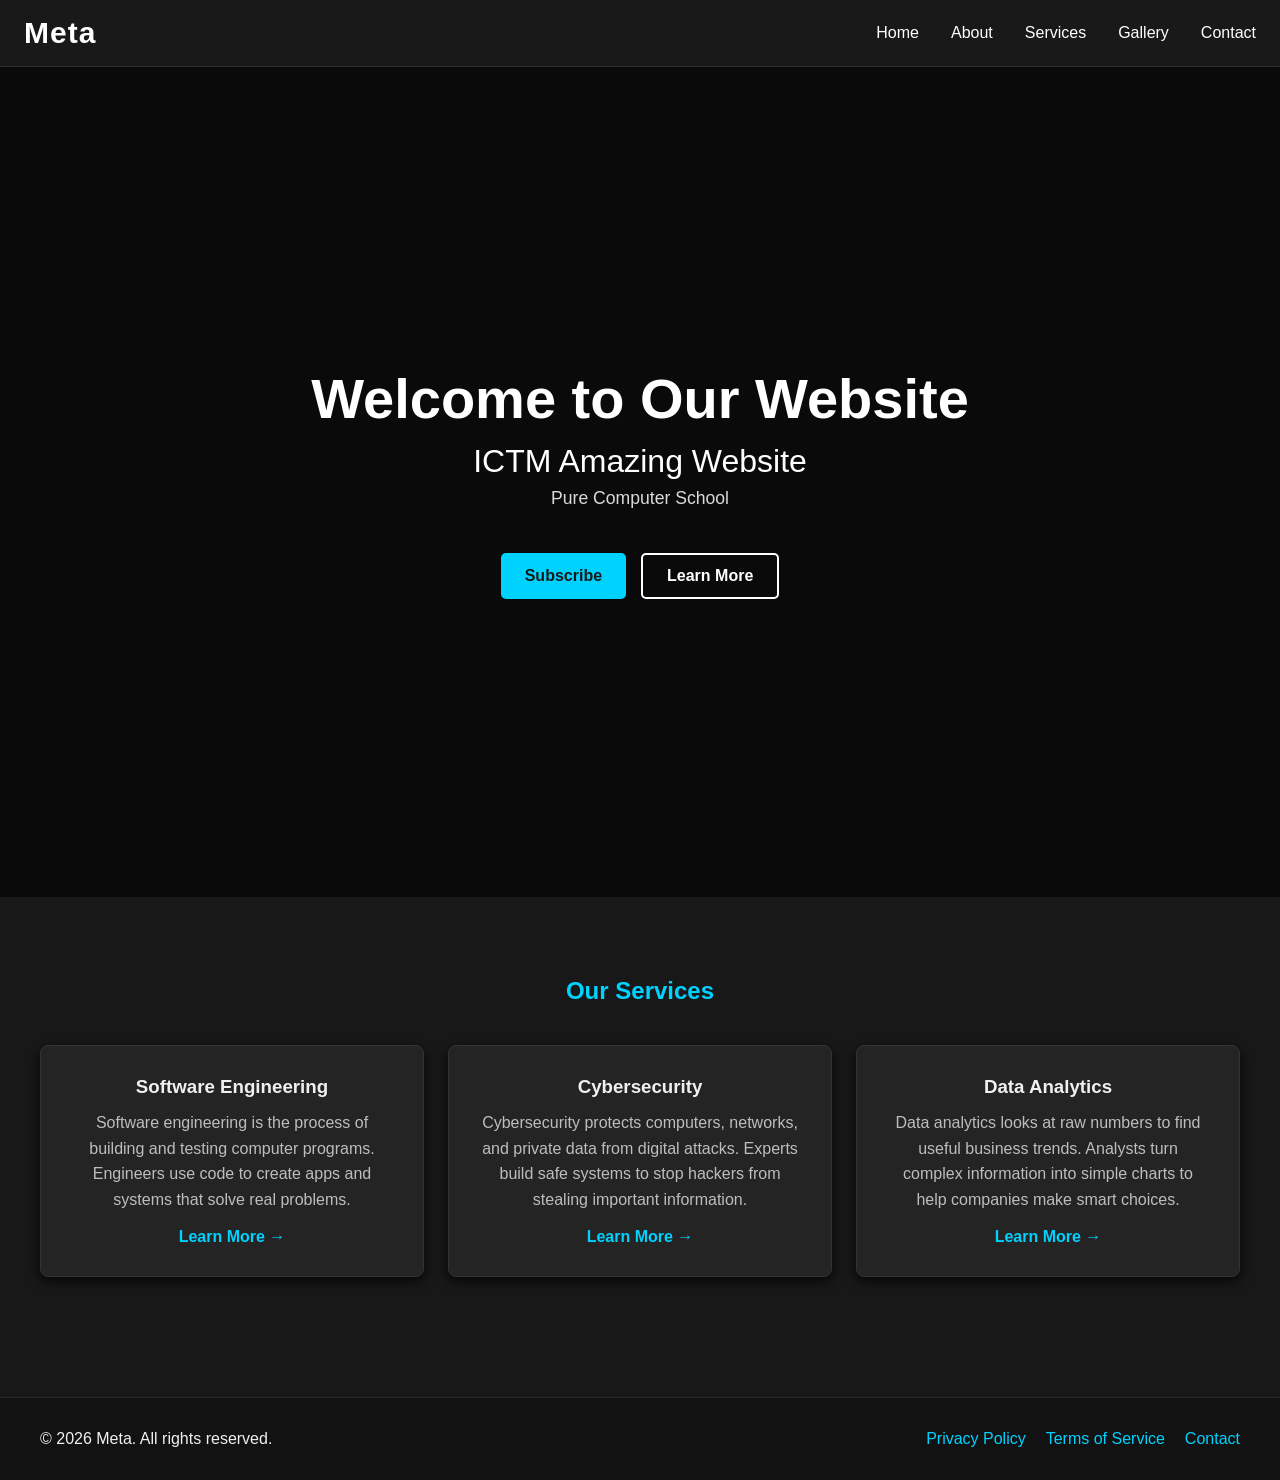
<file: Phase-1-HTML-CSS/landing-page-mock-up/index.html>
<!DOCTYPE html>
<html lang="en">
<head>
    <meta charset="UTF-8">
    <meta name="viewport" content="width=device-width, initial-scale=1.0">
    <title>Meta</title>
    <link rel="stylesheet" href="style.css">
</head>
<body>
    <header>
        <nav class="navbar">
            <div class="logo">Meta</div>
            <ul class="nav-links">
                <li><a href="#">Home</a></li>
                <li><a href="#">About</a></li>
                <li><a href="#">Services</a></li>
                <li><a href="#">Gallery</a></li>
                <li><a href="#">Contact</a></li>
            </ul>
        </nav>
    </header>

    <section class="hero">
        <div class="hero-content">
            <h1>Welcome to Our Website</h1>
            <h2>ICTM Amazing Website</h2>
            <p>Pure Computer School</p>
            <div class="button-group">
                <button class="btn btn-primary">Subscribe</button>
                <a href="#" class="btn btn-secondary">Learn More</a>
            </div>
        </div>
    </section>

    <section class="services-section">
        <h2>Our Services</h2>
        <div class="card-container">
            <div class="card">
                <h3>Software Engineering</h3>
                <p>Software engineering is the process of building and testing computer programs. Engineers use code to create apps and systems that solve real problems.</p>
                <a href="#" class="card-link">Learn More &rarr;</a>
            </div>
            <div class="card">
                <h3>Cybersecurity</h3>
                <p>Cybersecurity protects computers, networks, and private data from digital attacks. Experts build safe systems to stop hackers from stealing important information.</p>
                <a href="#" class="card-link">Learn More &rarr;</a>
            </div>
            <div class="card">
                <h3>Data Analytics</h3>
                <p>Data analytics looks at raw numbers to find useful business trends. Analysts turn complex information into simple charts to help companies make smart choices.</p>
                <a href="#" class="card-link">Learn More &rarr;</a>
            </div>
        </div>
    </section>

    <footer class="footer">
        <div class="footer-content">
            <p>&copy; 2026 Meta. All rights reserved.</p>
            <ul class="footer-links">
                <li><a href="#">Privacy Policy</a></li>
                <li><a href="#">Terms of Service</a></li>
                <li><a href="#">Contact</a></li>
            </ul>
        </div>
    </footer>
</body>
</html>
</file>
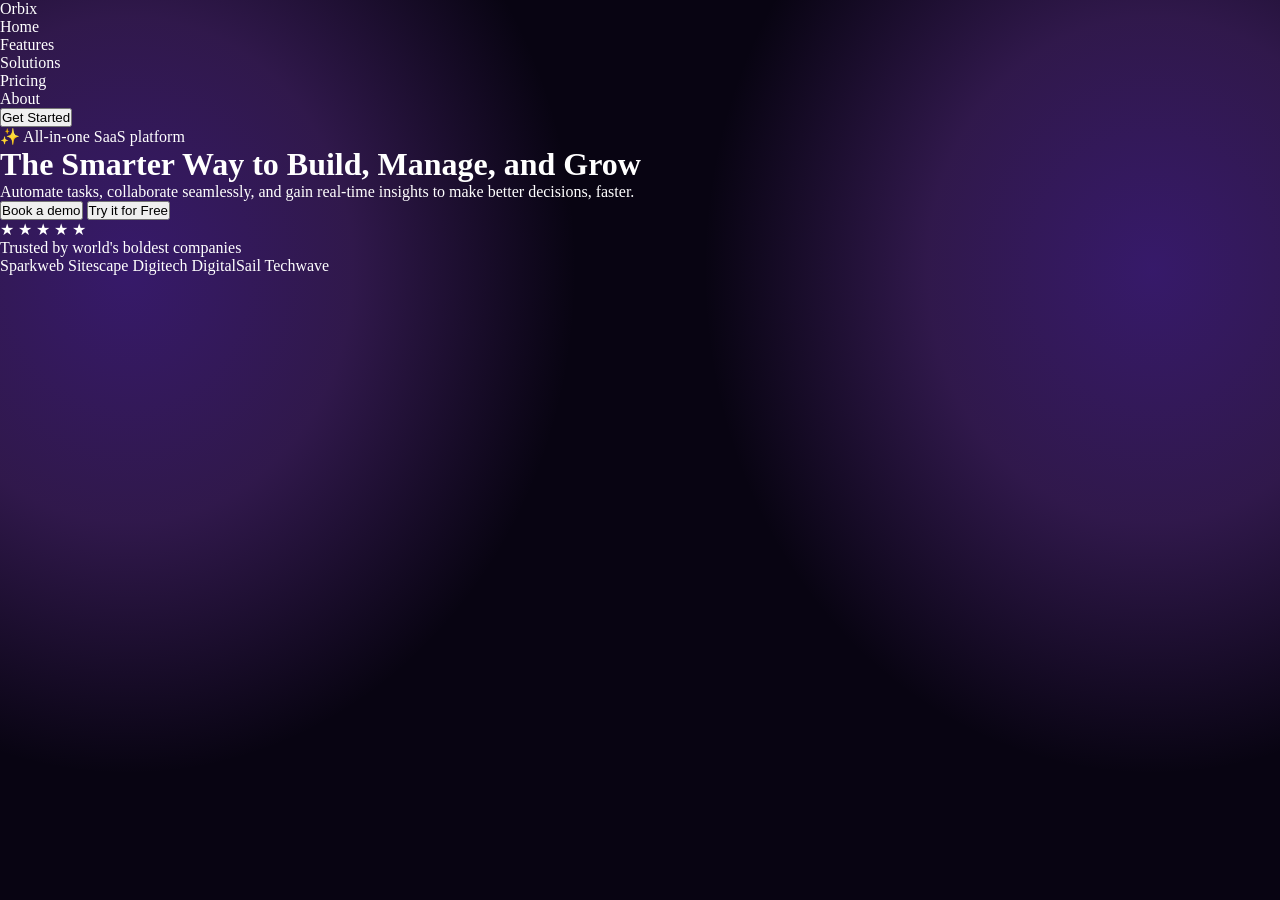
<file: Phase-1-HTML-CSS/Nav-Bar/index.html>
<!doctype html>
<html lang="en">
  <head>
    <meta charset="UTF-8" />
    <meta name="viewport" content="width=device-width, initial-scale=1.0" />
    <link rel="stylesheet" href="style.css" />
    <title>Orbix</title>
  </head>
  <body>
    <header class="hero-section">
      <nav class="navbar">
        <div class="logo">Orbix</div>
        <ul class="nav-links">
          <li><a href="#">Home</a></li>
          <li><a href="#">Features</a></li>
          <li><a href="#">Solutions</a></li>
          <li><a href="#">Pricing</a></li>
          <li><a href="#">About</a></li>
        </ul>
        <button class="btn-primary">Get Started</button>
      </nav>

      <div class="hero-container">
        <div class="badge">✨ All-in-one SaaS platform</div>
        <h1>The Smarter Way to Build, Manage, and Grow</h1>
        <p>
          Automate tasks, collaborate seamlessly, and gain real-time insights to
          make better decisions, faster.
        </p>

        <div class="cta-group">
          <button class="btn-primary">Book a demo</button>
          <button class="btn-secondary">Try it for Free</button>
        </div>

        <!-- Rating & Logos -->
        <div class="social-proof">
          <div class="rating-container">
            <div class="stars">★ ★ ★ ★ ★</div>
            <p class="rating-text">Trusted by world's boldest companies</p>
          </div>
          <!-- Company Logos Row -->
          <div class="logo-strip">
            <!-- Option A: Standard <span> text placeholders for now -->
            <span>Sparkweb</span>
            <span>Sitescape</span>
            <span>Digitech</span>
            <span>DigitalSail</span>
            <span>Techwave</span>

            <!-- Option B: <img> tags if you had SVG logos -->
          </div>
        </div>
      </div>
    </header>
    
  </body>
</html>
</file>
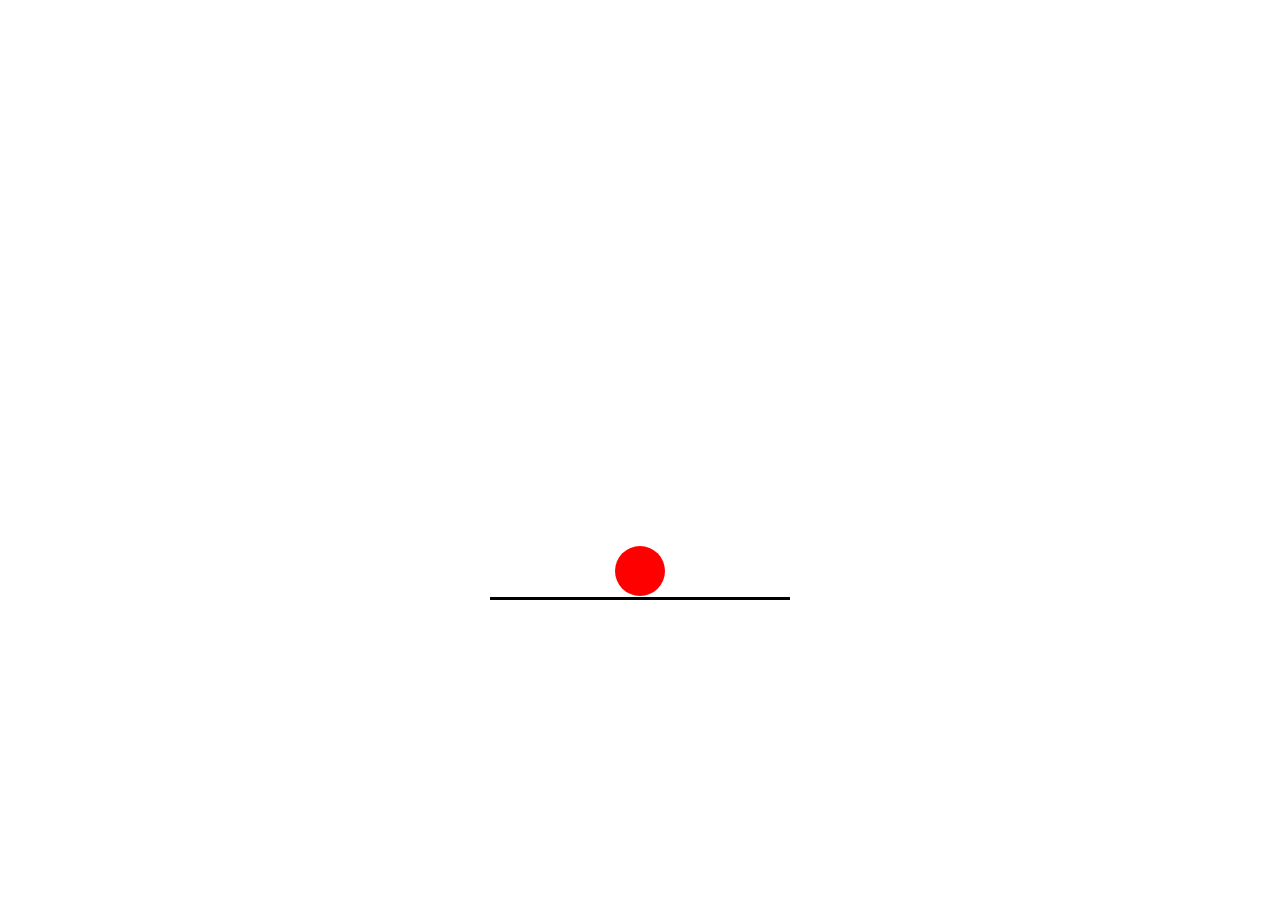
<file: Phase-1-HTML-CSS/Week_4_transitions_and_animations/bouncing-ball/index.html>
<!DOCTYPE html>
<html lang="en">
<head>
    <meta charset="UTF-8">
    <meta name="viewport" content="width=device-width, initial-scale=1.0">
    <link rel="stylesheet" href="./style.css">
    <title>Bouncing Ball Animation</title>
</head>
<body>
    <div class="stage">
        <div class="ball"></div>
    </div>
</body>
</html>
</file>
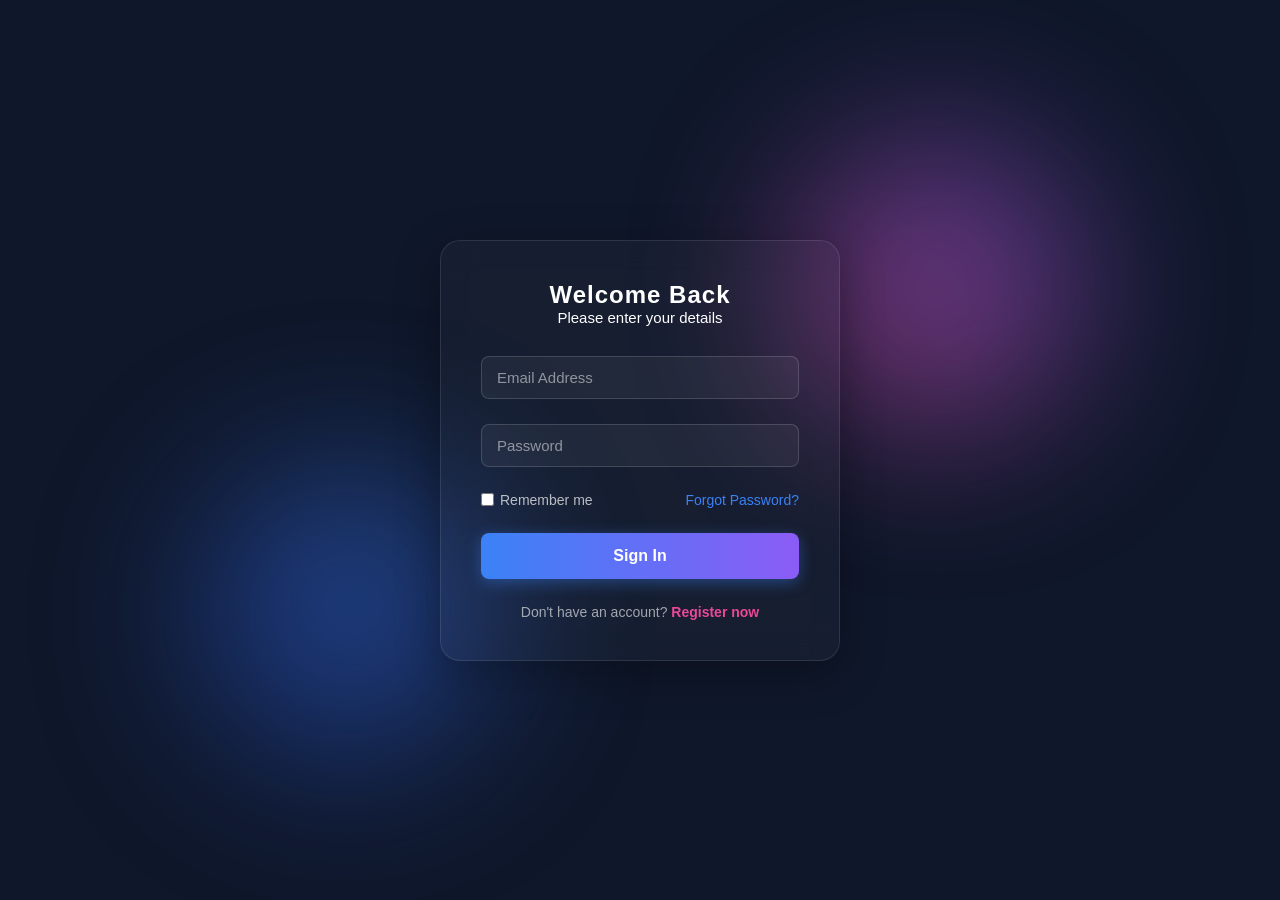
<file: Phase-1-HTML-CSS/Login-System/login.html>
<!doctype html>
<html lang="en">
  <head>
    <meta charset="UTF-8" />
    <meta name="viewport" content="width=device-width, initial-scale=1.0" />
    <title>Login - Welcome Back</title>
    <link rel="stylesheet" href="style.css">
  </head>
  <body>
    <div class="login-container">
      <div class="login-header">
        <h2>Welcome Back</h2>
        <p>Please enter your details</p>
      </div>
      <div class="input-group">
        <input type="email" id="email" required/>
        <label for="email">Email Address</label>
      </div>
      <div class="input-group">
        <input type="password" id="password" required/>
        <label for="password">Password</label>
      </div>
      <div class="forget-password">
        <label for="remember-me">
          <input type="checkbox" id="remember-me" />Remember me
        </label>
        <a href="#">Forgot Password?</a>
      </div>

      <button type="button" class="submit-btn">Sign In</button>
       
      <div class="register-link">
        <p>Don't have an account? <a href="#">Register now</a></p>
      </div>
    </div>
  </body>
</html>
</file>
<file: Phase-1-HTML-CSS/landing-page-mock-up/style.css>
* {
    margin: 0;
    padding: 0;
    box-sizing: border-box;
}

body {
    min-height: 100vh;
    background-color: #181818;
    font-family: 'Segoe UI', Tahoma, Geneva, Verdana, sans-serif;
}

header {
    position: sticky;
    top: 0;
    z-index: 1000;
}

.navbar {
    display: flex;
    justify-content: space-between;
    padding: 16px 24px;
    align-items: center;
    background: rgba(26, 26, 26, 0.75);
    backdrop-filter: blur(10px);
    -webkit-backdrop-filter: blur(10px); /* Safari support */
    border-bottom: 1px solid rgba(255, 255, 255, 0.1);
}

.logo {
    font-size: 30px;
    color: #fff;
    font-weight: bold;
    letter-spacing: 1px;
}

.nav-links {
    list-style: none;
    display: flex;
    gap: 32px;
}

.nav-links a {
    text-decoration: none;
    color: #fff;
    transition: color 0.3s ease;
}

.nav-links a:hover {
    color: #00d2ff;
}

.hero-content {
    height: calc(100vh - 70px);
    display: flex;
    flex-direction: column;
    align-items: center;
    justify-content: center;
    text-align: center;
    color: #fff;
    background: linear-gradient(rgba(0,0,0,0.6), rgba(0,0,0,0.6)), url('https://images.unsplash.com/photo-1517694712202-14dd9538aa97?q=80&w=1920&auto=format&fit=crop'); 
    /* url('https://picsum.photos/1200/800');  for different images on each refresh*/
    background-position: center;
    background-size: cover;
    background-repeat: no-repeat;
}

.hero-content h1 {
    font-size: 3.5rem;
    margin-bottom: 12px;
}

.hero-content h2 {
    font-size: 2rem;
    font-weight: 400;
    margin-bottom: 8px;
}

.hero-content p {
    font-size: 1.1rem;
    color: rgba(255, 255, 255, 0.85);
    margin-bottom: 24px;
}

.button-group {
    display: flex;
    gap: 15px;
    margin-top: 20px;
}

.btn {
    border: 0;
    padding: 12px 24px;
    border-radius: 5px;
    cursor: pointer;
    display: inline-block;
    text-decoration: none;
    font-size: 1rem;
    font-weight: 600;
    transition: all 0.3s ease;
}

.btn-secondary {
    background-color: transparent;
    color: #fff;
    border: 2px solid #fff;
}

.btn-primary {
    background-color: #00d2ff;
    color: #1a1a1a;
}

.btn-primary:hover {
    background-color: #00b8e6;
    transform: translateY(-2px);
}

.btn-secondary:hover {
    background-color: #fff;
    color: #1a1a1a;
    transform: translateY(-2px);
}

.services-section {
    background: #181818;
    padding: 80px 24px;
    margin-bottom: 40px;
    text-align: center;
}

.services-section h2 {
    margin-bottom: 40px;
    color: #00d2ff;
}

.card-container {
    display: grid;
    grid-template-columns: repeat(3, 1fr);
    gap: 24px;
    max-width: 1200px;
    margin: 0 auto;
}

.card {
    background: #242424;
    color: #666;
    padding: 30px;
    border-radius: 8px;
    box-shadow: 0 4px 12px rgba(0,0,0,0.8);
    transition: 
        transform 0.3s ease,
        box-shadow 0.3s ease;
    border: 1px solid #333;
}

.card:hover {
    transform: translateY(-5px);
    box-shadow: 0 8px 15px rgba(0,0,0,0.6);
    border-color: #00d2ff;
}

.card h3 {
    color: #f0f0f0;
    margin-bottom: 12px;
}

.card p {
    color: rgba(255, 255, 255, 0.7);
    line-height: 1.6;
}

.card-link {
    color: #00d2ff;
    text-decoration: none;
    font-weight: 600;
    display: inline-block;
    margin-top: 16px;
}

.footer {
    background-color: #121212;
    padding: 32px 24px;
    border-top: 1px solid #2a2a2a;
}

.footer-content {
    display: flex;
    align-items: center;
    justify-content: space-between;
    margin: 0 auto;
    max-width: 1200px;
    color: #f0f0f0;

}

.footer-links {
    display: flex;
    gap: 20px;
    list-style: none;
}

.footer-links a {
    text-decoration: none;
    color: #00d2ff;
}

/* Add mobile responsiveness */
@media (max-width: 768px) {
    .card-container {
        grid-template-columns: 1fr;
    }
    
    .hero-content h1 {
        font-size: 2.2rem;
    }

    .navbar {
        flex-direction: column;
        gap: 16px;
    }

    .nav-links {
    flex-wrap: wrap;       /* Allows items to wrap onto a new line if screen is narrow */
    justify-content: center;
    gap: 16px;            /* Reduce gap on small mobile screens */
    }

    .footer-content {
        flex-direction: column;
        gap: 16px;
        text-align: center;
    }
}
</file>
<file: Phase-1-HTML-CSS/Nav-Bar/style.css>
* {
    padding: 0; 
    margin: 0;
    box-sizing: border-box;
}

body {
    color: #ffffff;
}

ul {
    list-style: none;
}

a {
    text-decoration: none;
    color: inherit;
}

.hero-section {
    background: 
        radial-gradient(ellipse 50% 80% at 10% 30%, rgba(124, 58, 237, 0.4), rgba(168, 85, 247, 0.25), transparent 70%),
        radial-gradient(ellipse 50% 80% at 90% 30%, rgba(124, 58, 237, 0.4), rgba(168, 85, 247, 0.25), transparent 70%),
        #080412;
    min-height: 100vh;
    width: 100%;
}
</file>
<file: Phase-1-HTML-CSS/Week_4_transitions_and_animations/bouncing-ball/style.css>
* {
    padding: 0;
    margin: 0;
    box-sizing: border-box;
}

body {
    display: flex;
    align-items: center;
    justify-content: center;
    min-height: 100vh;
}

.stage {
    position: relative;
    width: 300px;
    height: 300px;
    display: flex;
    justify-content: center;
    border-bottom: 3px solid black
}

.ball {
    position: absolute;
    width: 50px;
    height: 50px;
    border-radius: 50%;
    background-color: red;
    bottom: 1px;
    animation: bounce 0.6s cubic-bezier(0.25, 0.46, 0.45, 0.94) infinite alternate;
}

@keyframes bounce {
    0% {
        transform: translateY(0) scaleX(1.2) scaleY(0.8);
    }
    10% {
        transform: translateY(0) scaleX(1) scaleY(1);
    }
    100% {
        transform: translateY(-200px);
    }
}
</file>
<file: Phase-1-HTML-CSS/Login-System/style.css>
* {
    padding: 0;
    margin: 0;
    box-sizing: border-box;
    font-family: 'Segoe UI', Tahoma, Geneva, Verdana, sans-serif;
}

body {
    display: flex;
    justify-content: center;
    align-items: center;
    min-height: 100vh;
    overflow: hidden;
    position: relative;
    background: #0f172a;
}

body::before, body::after {
    content: "";
    position: absolute;
    height: 300px;
    width: 300px;
    border-radius: 50%;
    background: linear-gradient(45deg, #1e40af, #3b82f6);
    filter: blur(80px);
    opacity: 0.5;
    z-index: 1;
    animation: floatBackground 12s infinite 2s alternate ease-in-out;
}

body::before {
    left: 15%;
    bottom: 15%;
}

body::after {
    right: 15%;
    top: 15%;
    background: linear-gradient(45deg, #ec4899, #8b5cf6);
    animation-delay: -6s;
}

@keyframes floatBackground {
    0% {
        transform: translateY(0) scale(1)
    }
    100% {
        transform: translateY(50px) scale(1.2)
    }
}

/* Card container with interactive depth */

.login-container {
    position: relative;
    width: 400px;
    padding: 40px;
    background: rgba(255, 255, 255, 0.03);
    border: 1px solid rgba(255, 255, 255, 0.1);
    border-radius: 20px;
    backdrop-filter: blur(16px);
    box-shadow: 0 12px 45px rgba(0, 0, 0, 0.3);
    transition: 
        transform 0.4s cubic-bezier(0.25, 1, 0.5, 1),
        border-color 0.4s,
        box-shadow 0.4s;
    z-index: 10;
}

/* Subtle lift effect on login-container hover from transition properties */

.login-container:hover {
    transform: translateY(-5px);
    border-color: rgba(255, 255, 255, 0.2);
    box-shadow: 0 30px 60px rgba(59, 130, 246, 0.15);
}

.login-header {
    text-align: center;
    margin-bottom: 30px;
    color: #ffffff;
}

.login-header h2 {
    font-weight: 600;
    letter-spacing: 1px;
}

.login-header p {
    font-size: 15px;
}


/* Form Layout */

.input-group {
    margin-bottom: 25px;
    position: relative;
}

/* Floating Label & Field Elements */

.input-group input{
    width: 100%;
    padding: 12px 16px;
    background: rgba(255, 255, 255, 0.05);
    border-radius: 8px;
    border: 1px solid rgba(255, 255, 255, 0.15);
    outline: none;
    font-size: 15px;
    color: #fff;
    transition: all 0.3s ease;
}

.input-group label {
    position: absolute;
    left: 16px;
    top: 50%;
    transform: translateY(-50%);
    color: rgba(255, 255, 255, 0.5);
    font-size: 15px;
    pointer-events: none;
    transition: all 0.3s cubic-bezier(0.25, 1, 0.5, 1);
}

/* Micro-Interactions on Field Input */

.input-group input:hover {
    background: rgba(255, 255, 255, 0.08);
    border-color: rgba(255, 255, 255, 0.3);
}

.input-group input:focus {
    border-color: #3b82f6;
    background: rgba(15, 23, 42, 0.6);
    box-shadow: 0 0 16px rgba(59, 130, 246, 0.3);
}

/* Float the label up permanently when input contains text or is focused */

.input-group input:focus ~ label,
.input-group input:valid ~ label {
    top: -10px;
    left: 10px;
    padding: 0 8px;
    border-radius: 4px;
    background: #0f172a;
    color: #3b82f6;
    font-size: 12px;
}

/* Utility Elements */

.forget-password {
    display: flex;
    justify-content: space-between;;
    align-items: center;
    margin-bottom: 25px;
    color: rgba(255, 255, 255, 0.7);
    font-size: 14px;
}

.forget-password label {
    display: flex;
    align-items: center;
    gap: 6px;
    cursor: pointer;
}

.forget-password input[type="checkbox"] {
    accent-color: #3b82f6;
    cursor: pointer;
}

.forget-password a {
    color: #3b82f6;
    text-decoration: none;
    transform: color 0.2s;
}

.forget-password a:hover {
    color: #60a5fa;
    text-decoration: underline;
}

/* Core Button with Shifting Gradient Hover Effect */

.submit-btn {
    width: 100%;
    padding: 14px;
    border: none;
    outline: none;
    border-radius: 8px;
    font-size: 16px;
    font-weight: 600;
    color: #fff;
    cursor: pointer;
    background: linear-gradient(90deg, #3b82f6, #8b5cf6, #3b82f6);
    background-size: 200% auto;
    box-shadow: 0 4px 15px rgba(59, 130, 246, 0.4);
    transition: 
        transform 0.2s,
        background-position 0.5s ease,
        box-shadow 0.3s;
}

.submit-btn:hover {
    background-position: right center;
    box-shadow: 0 6px 20px rgba(139, 92, 246, 0.6);
    transform: scale(1.02);
}

.submit-btn:active {
    transform: scale(0.98);
}

/* Bottom Alternate Links */

.register-link {
    margin-top: 25px;
    text-align: center;
    color: rgba(255, 255, 255, 0.6);
    font-size: 14px;
}

.register-link a {
    color: #ec4899;
    text-decoration: none;
    font-weight: 600;
    transition: color 0.2s;
}

.register-link a:hover {
    color: #f472b6;
    text-decoration: underline;
}
</file>
